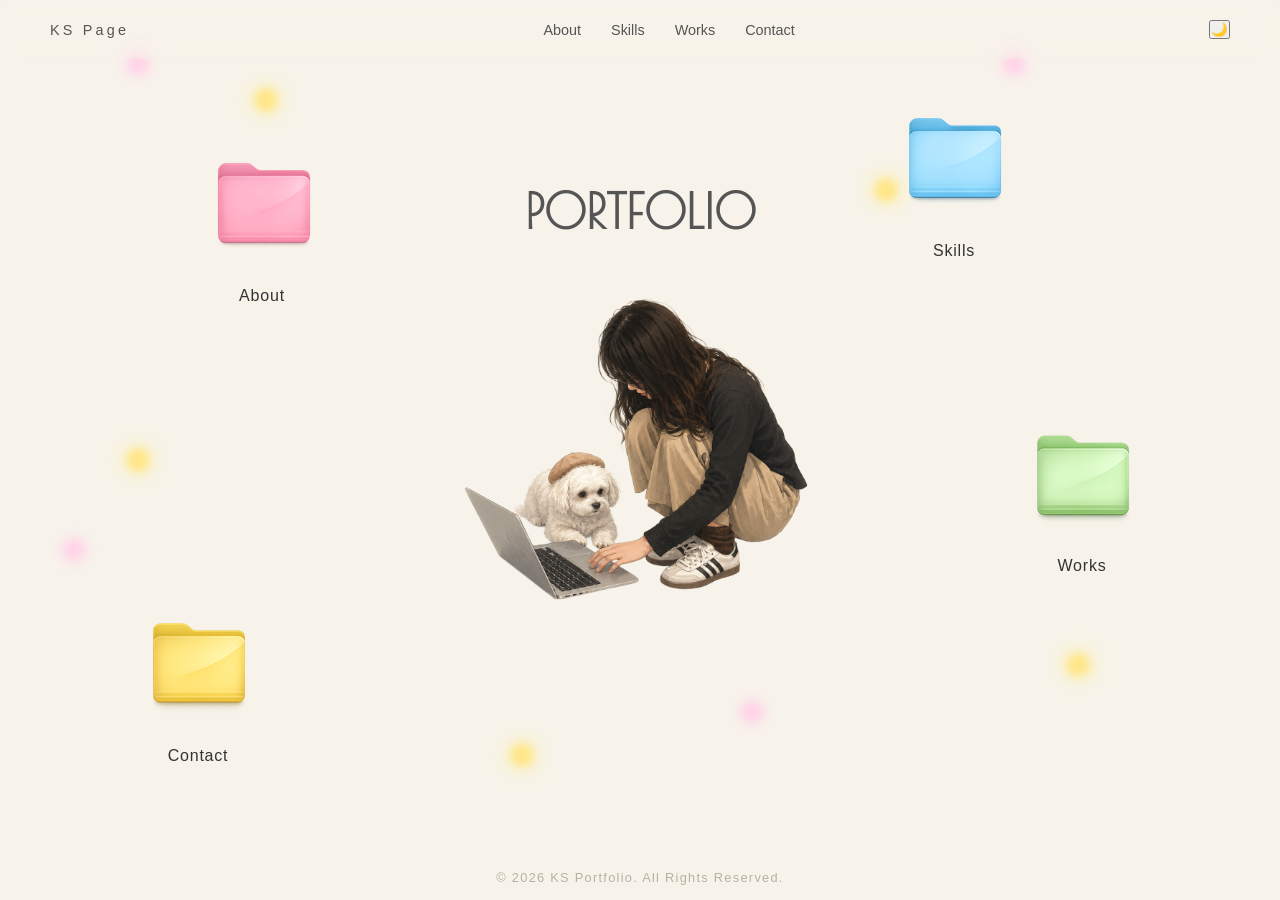
<file: index.html>
<!DOCTYPE html>
<html lang="ja">

<head>
	<meta charset="UTF-8">
	<meta name="viewport" content="width=device-width, initial-scale=1.0">
	<title>Home | KS Portfolio</title>
	<link rel="preconnect" href="https://fonts.googleapis.com">
	<link rel="preconnect" href="https://fonts.gstatic.com" crossorigin>
	<link href="https://fonts.googleapis.com/css2?family=Poiret+One&display=swap" rel="stylesheet">

	<link rel="icon" href="images/favicon.png" type="image/png">

	<link rel="stylesheet" href="css/style.css">

</head>

<body>

	<header>
		<h1><a href="index.html">KS Page</a></h1>
		<nav>
			<ul>
				<li><a href="about.html">About</a></li>
				<li><a href="skills.html">Skills</a></li>
				<li><a href="works.html">Works</a></li>
				<li><a href="contact.html">Contact</a></li>
			</ul>
		</nav>

		<button id="theme-toggle">🌙</button>
	</header>
	<main class="desktop">
		<!-- 	黄色きらきら -->
		<div class="sparkle s1"></div>
		<div class="sparkle s2"></div>
		<div class="sparkle s3"></div>
		<div class="sparkle s4"></div>
		<div class="sparkle s5"></div>
		<!-- ピンクきらきら -->
		<div class="sparkle pink p1"></div>
		<div class="sparkle pink p2"></div>
		<div class="sparkle pink p3"></div>
		<div class="sparkle pink p4"></div>

		<!-- フォルダ -->
		<a href="about.html" class="folder about">
			<img src="images/pink.png" alt="Aboutへのページ">
			<p>About</p>
		</a>

		<a href="skills.html" class="folder skills">
			<img src="images/blue.png" alt="skillsへのページ">
			<p>Skills</p>
		</a>

		<a href="works.html" class="folder works">
			<img src="images/green.png" alt="Worksへのページ">
			<p>Works</p>
		</a>

		<a href="contact.html" class="folder contact">
			<img src="images/yellow.png" alt="Contactへのページ">
			<p>Contact</p>
		</a>

		<!-- メイン写真 -->
		<div class="profile">

			<div class="portfolio-title">
				PORTFOLIO
			</div>
			<img src="images/profile.png" alt="KS Portfolioのプロフィールイメージ">
		</div>
	</main>

	<footer>
		<p>&copy; 2026 KS Portfolio. All Rights Reserved.</p>
	</footer>
	<script src="js/theme.js"></script>
</body>

</html>
</file>
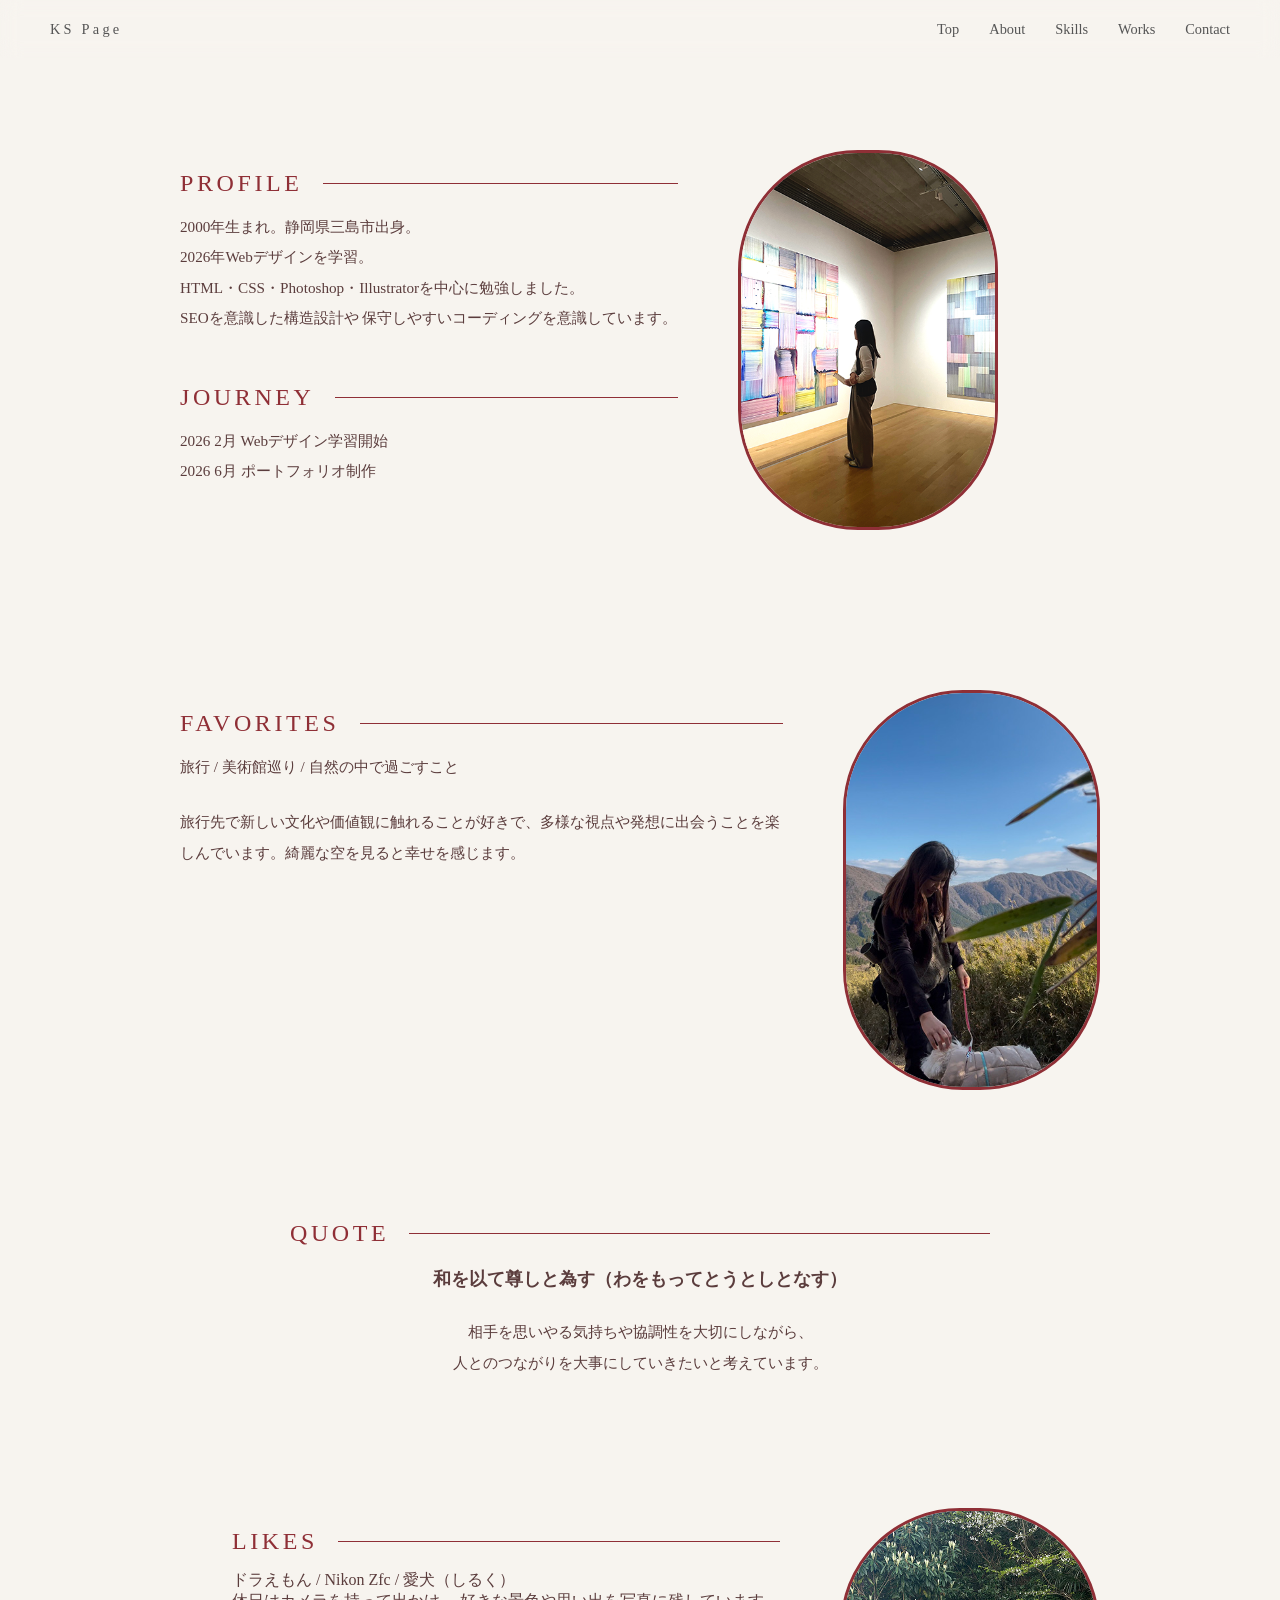
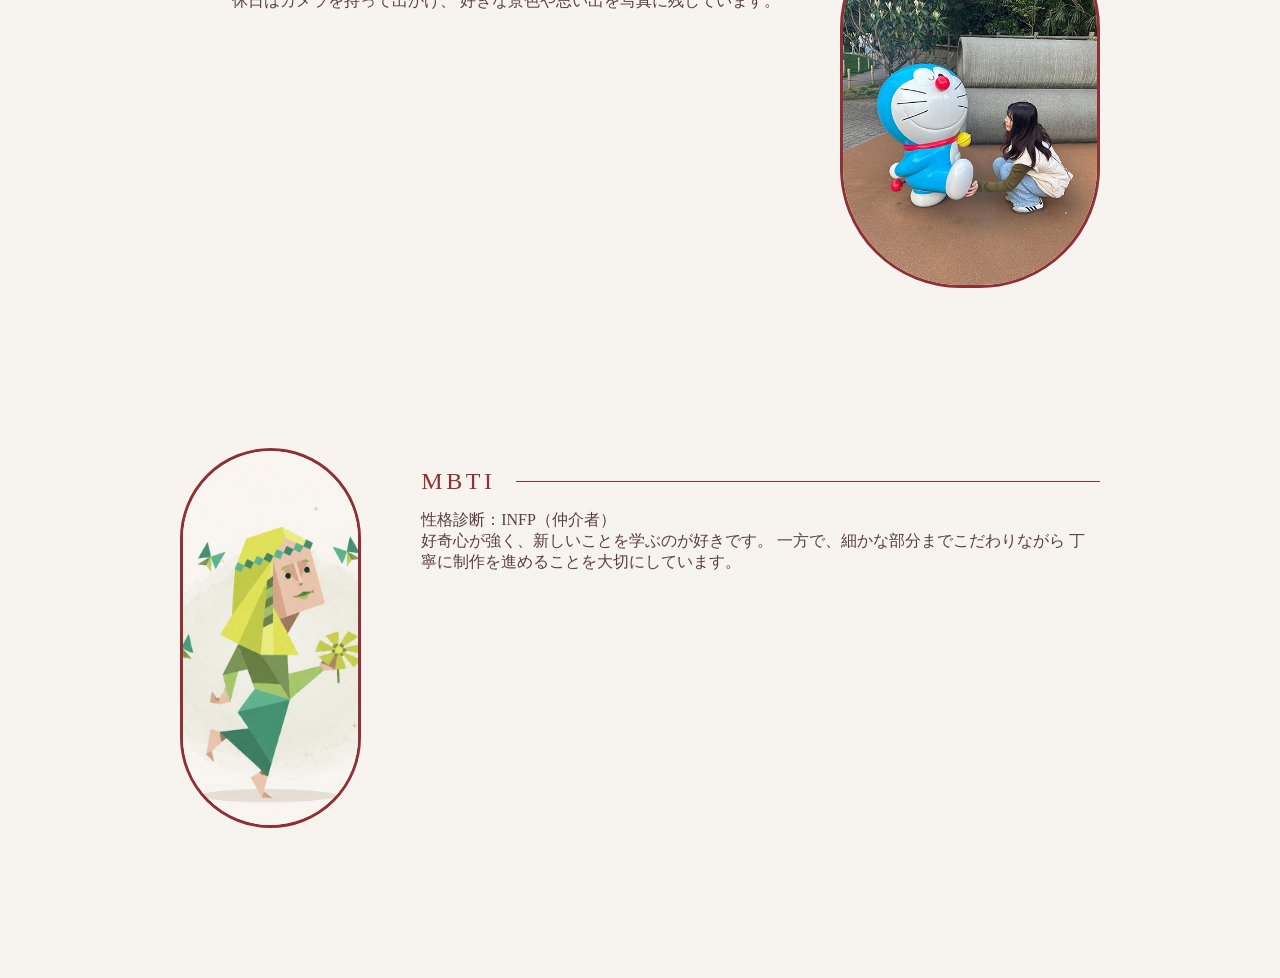
<file: about.html>
<!DOCTYPE html>
<html lang="ja">

<head>
	<meta charset="UTF-8">
	<meta name="viewport" content="width=device-width, initial-scale=1.0">
	<title>About | KS Portfolio</title>
	<link rel="icon" href="images/favicon.png" type="image/png">

	<link rel="stylesheet" href="css/style.css">
	<link rel="stylesheet" href="css/about.css">
</head>

<body>
	<header>
		<h1><a href="index.html">KS Page</a></h1>
		<nav>
			<ul>
				<li><a href="index.html">Top</a></li>
				<li><a href="about.html">About</a></li>
				<li><a href="skills.html">Skills</a></li>
				<li><a href="works.html">Works</a></li>
				<li><a href="contact.html">Contact</a></li>
			</ul>
		</nav>
	</header>
	<section class="about-area">

		<div class="memo">


			<div class="profile-block fade-up">

				<div class="text">

					<h2 class="section-title">PROFILE</h2>
					<p>
						2000年生まれ。静岡県三島市出身。<br>
						2026年Webデザインを学習。<br>
						HTML・CSS・Photoshop・Illustratorを中心に勉強しました。<br>
						SEOを意識した構造設計や
						保守しやすいコーディングを意識しています。
					</p>

					<h2 class="section-title">JOURNEY</h2>
					<p>
						2026 2月 Webデザイン学習開始<br>
						2026 6月 ポートフォリオ制作
					</p>

				</div>

				<div class="about-photo">
					<img src="images/kae.png" alt="プロフィール写真">
				</div>

			</div>
			<div class="profile-block fade-up">
				<div class="text">
					<h2 class="section-title">FAVORITES</h2>
					<p>
						旅行 / 美術館巡り / 自然の中で過ごすこと
					</p>
					<p>旅行先で新しい文化や価値観に触れることが好きで、多様な視点や発想に出会うことを楽しんでいます。綺麗な空を見ると幸せを感じます。</p>
				</div>
				<div class="hobby-photo right slide-photo favorite-photo">
					<img src="images/mountain.jpg" alt="旅行写真1">
					<img src="images/lake.jpg" alt="旅行写真2">
					<img src="images/florida.jpg" alt="旅行写真3">

				</div>
			</div>

			<div class="words-block fade-up">

				<h2 class="section-title">QUOTE</h2>
				<p>
					和を以て尊しと為す（わをもってとうとしとなす）
				</p>
				<p>
					相手を思いやる気持ちや協調性を大切にしながら、<br>
					人とのつながりを大事にしていきたいと考えています。
				</p>

			</div>

		</div>

		<div class="profile-block reverse fade-up">

			<div class="hobby-photo slide-photo">
				<img src="images/dora.jpg" alt="photo1">
				<img src="images/flight.jpg" alt="photo2">
				<img src="images/cilk.jpg" alt="photo3">
			</div>

			<div class="text">
				<h2 class="section-title">LIKES</h2>
				<p>ドラえもん / Nikon Zfc / 愛犬（しるく）</p>
				<p>
					休日はカメラを持って出かけ、
					好きな景色や思い出を写真に残しています。
				</p>
			</div>

		</div>
		<div class="profile-block reverse fade-up">

			<div class="text">
				<h2 class="section-title">MBTI</h2>
				<p>
					性格診断：INFP（仲介者）
				</p>
				<p>
					好奇心が強く、新しいことを学ぶのが好きです。
					一方で、細かな部分までこだわりながら
					丁寧に制作を進めることを大切にしています。
				</p>
			</div>
			<div class="hobby-photo right">
				<img src="images/infp01.jpg" alt="性格診断">
			</div>
		</div>
	</section>

	<script>
		const fadeElements = document.querySelectorAll('.fade-up');

		const observer = new IntersectionObserver((entries) => {
			entries.forEach((entry) => {
				if (entry.isIntersecting) {
					entry.target.classList.add('show');
				}
			});
		}, {
			threshold: 0.2
		});

		fadeElements.forEach((el) => observer.observe(el));
	</script>
</body>

</html>
</file>
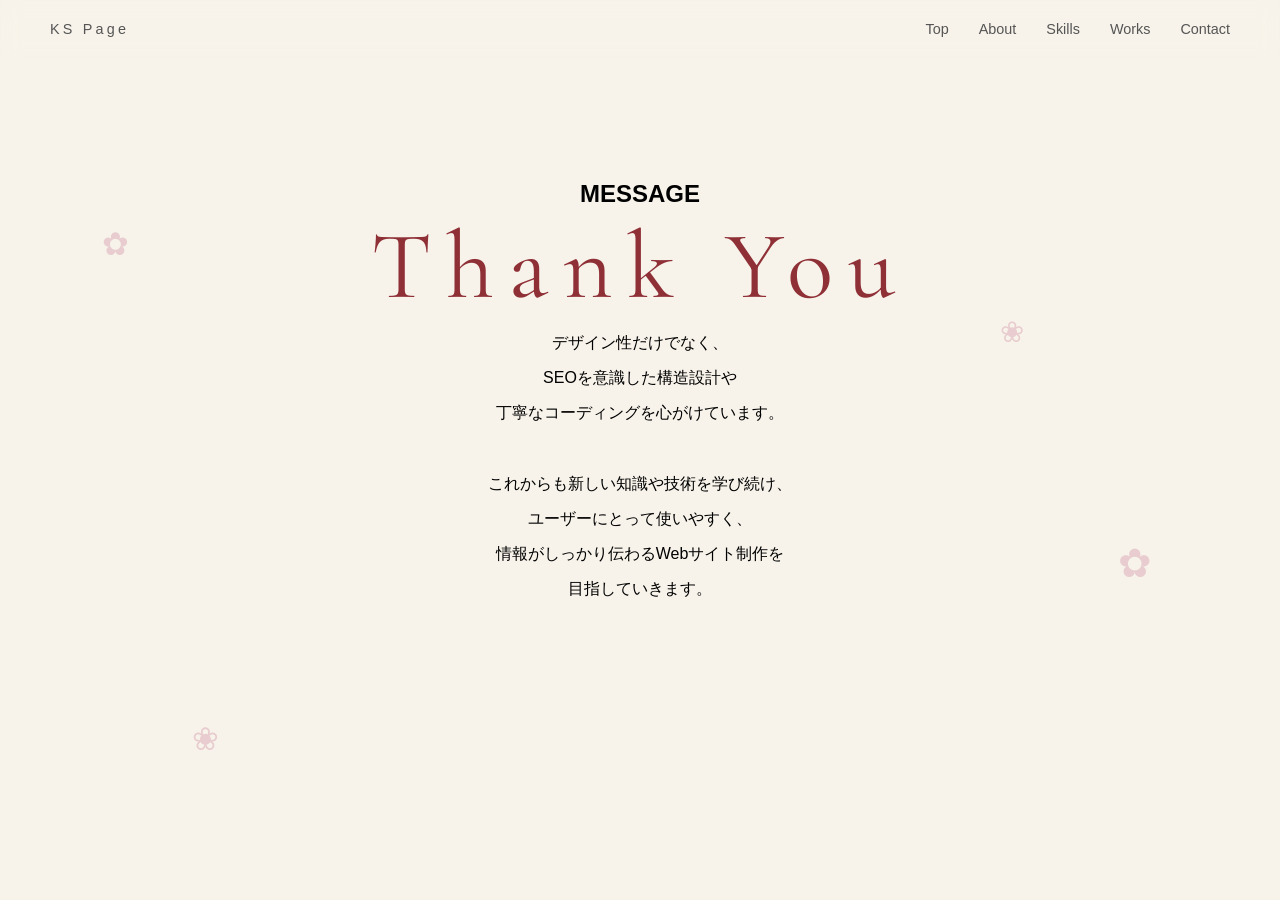
<file: contact.html>
<!DOCTYPE html>
<html lang="ja">

<head>
	<meta charset="UTF-8">
	<meta name="viewport" content="width=device-width, initial-scale=1.0">
	<title>Contact | KS Portfolio</title>

	<link rel="icon" href="images/favicon.png" type="image/png">

	<link rel="stylesheet" href="css/style.css">
	<link rel="stylesheet" href="css/contact.css">

	<link rel="preconnect" href="https://fonts.googleapis.com">
	<link rel="preconnect" href="https://fonts.gstatic.com" crossorigin>
	<link href="https://fonts.googleapis.com/css2?family=Cormorant+Garamond:wght@300&display=swap" rel="stylesheet">
</head>

<body>
	<header>
		<h1><a href="index.html">KS Page</a></h1>
		<nav>
			<ul>
				<li><a href="index.html">Top</a></li>
				<li><a href="about.html">About</a></li>
				<li><a href="skills.html">Skills</a></li>
				<li><a href="works.html">Works</a></li>
				<li><a href="contact.html">Contact</a></li>
			</ul>
		</nav>
	</header>

	<!-- 花 -->
	<div class="flower flower1">✿</div>
	<div class="flower flower2">✿</div>
	<div class="flower flower3">❀</div>
	<div class="flower flower4">❀</div>
	<section class="contact-area">

		<h2 class="section-title">MESSAGE</h2>

		<p class="thank-you">
			Thank You
		</p>


		<p class="future-text">
			デザイン性だけでなく、<br>
			SEOを意識した構造設計や<br>
			丁寧なコーディングを心がけています。<br><br>

			これからも新しい知識や技術を学び続け、<br>
			ユーザーにとって使いやすく、<br>
			情報がしっかり伝わるWebサイト制作を<br>
			目指していきます。
		</p>

	</section>
</body>

</html>
</file>
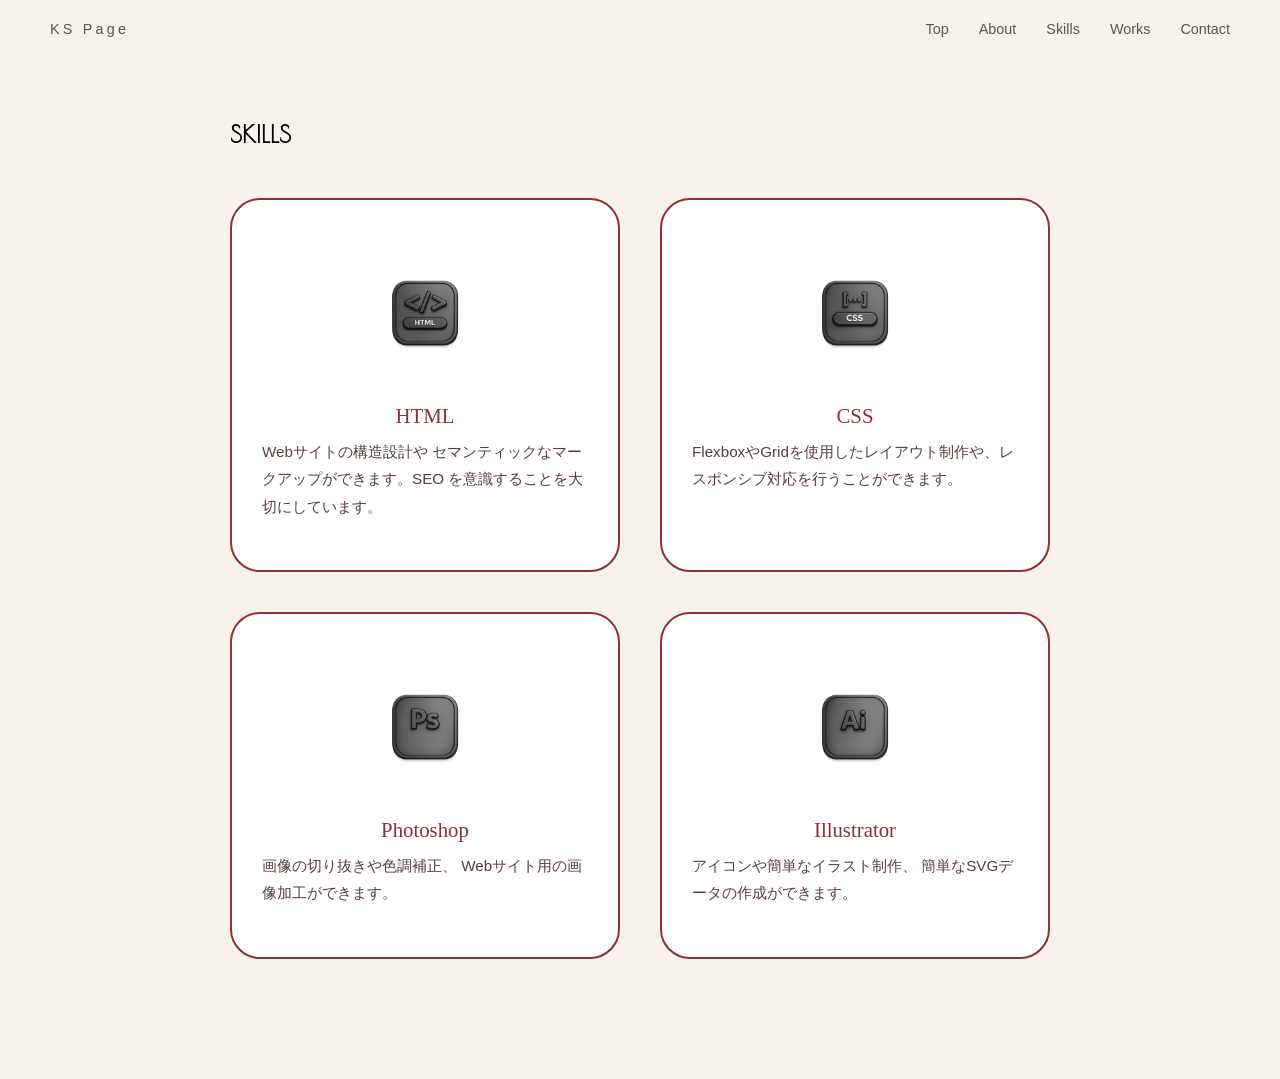
<file: skills.html>
<!DOCTYPE html>
<html lang="ja">

<head>
	<meta charset="UTF-8">
	<meta name="viewport" content="width=device-width, initial-scale=1.0">
	<title>Skills | KS Portfolio</title>
	<link rel="icon" href="images/favicon.png" type="image/png">

	<link rel="stylesheet" href="css/style.css">
	<link rel="stylesheet" href="css/skills.css">
	<link href="https://fonts.googleapis.com/css2?family=Poiret+One&display=swap" rel="stylesheet">
</head>

<body>
	<header>
		<h1><a href="index.html">KS Page</a></h1>
		<nav>
			<ul>
				<li><a href="index.html">Top</a></li>
				<li><a href="about.html">About</a></li>
				<li><a href="skills.html">Skills</a></li>
				<li><a href="works.html">Works</a></li>
				<li><a href="contact.html">Contact</a></li>
			</ul>
		</nav>
	</header>

	<section class="skills-area">

		<h2 class="section-title fade-up">SKILLS</h2>

		<div class="skill-grid">

			<div class="skill-card fade-up">
				<img src="images/html.png" alt="HTML">
				<h3>HTML</h3>

				<p>Webサイトの構造設計や
					セマンティックなマークアップができます。SEO を意識することを大切にしています。
				</p>
			</div>

			<div class="skill-card fade-up">
				<img src="images/css.png" alt="CSS">
				<h3>CSS</h3>
				<p>
					FlexboxやGridを使用したレイアウト制作や、レスポンシブ対応を行うことができます。
				</p>
			</div>

			<div class="skill-card fade-up">
				<img src="images/ps.png" alt="Photoshop">
				<h3>Photoshop</h3>
				<p>
					画像の切り抜きや色調補正、
					Webサイト用の画像加工ができます。
				</p>
			</div>

			<div class="skill-card fade-up">
				<img src="images/ai.png" alt="Illustrator">
				<h3>Illustrator</h3>
				<p>
					アイコンや簡単なイラスト制作、
					簡単なSVGデータの作成ができます。
				</p>
			</div>

		</div>

	</section>

	<script>
		const fadeElements = document.querySelectorAll('.fade-up');

		const observer = new IntersectionObserver((entries) => {
			entries.forEach((entry) => {
				if (entry.isIntersecting) {
					entry.target.classList.add('show');
				}
			});
		}, {
			threshold: 0.15
		});

		fadeElements.forEach((el) => observer.observe(el));
	</script>

</body>

</html>
</file>
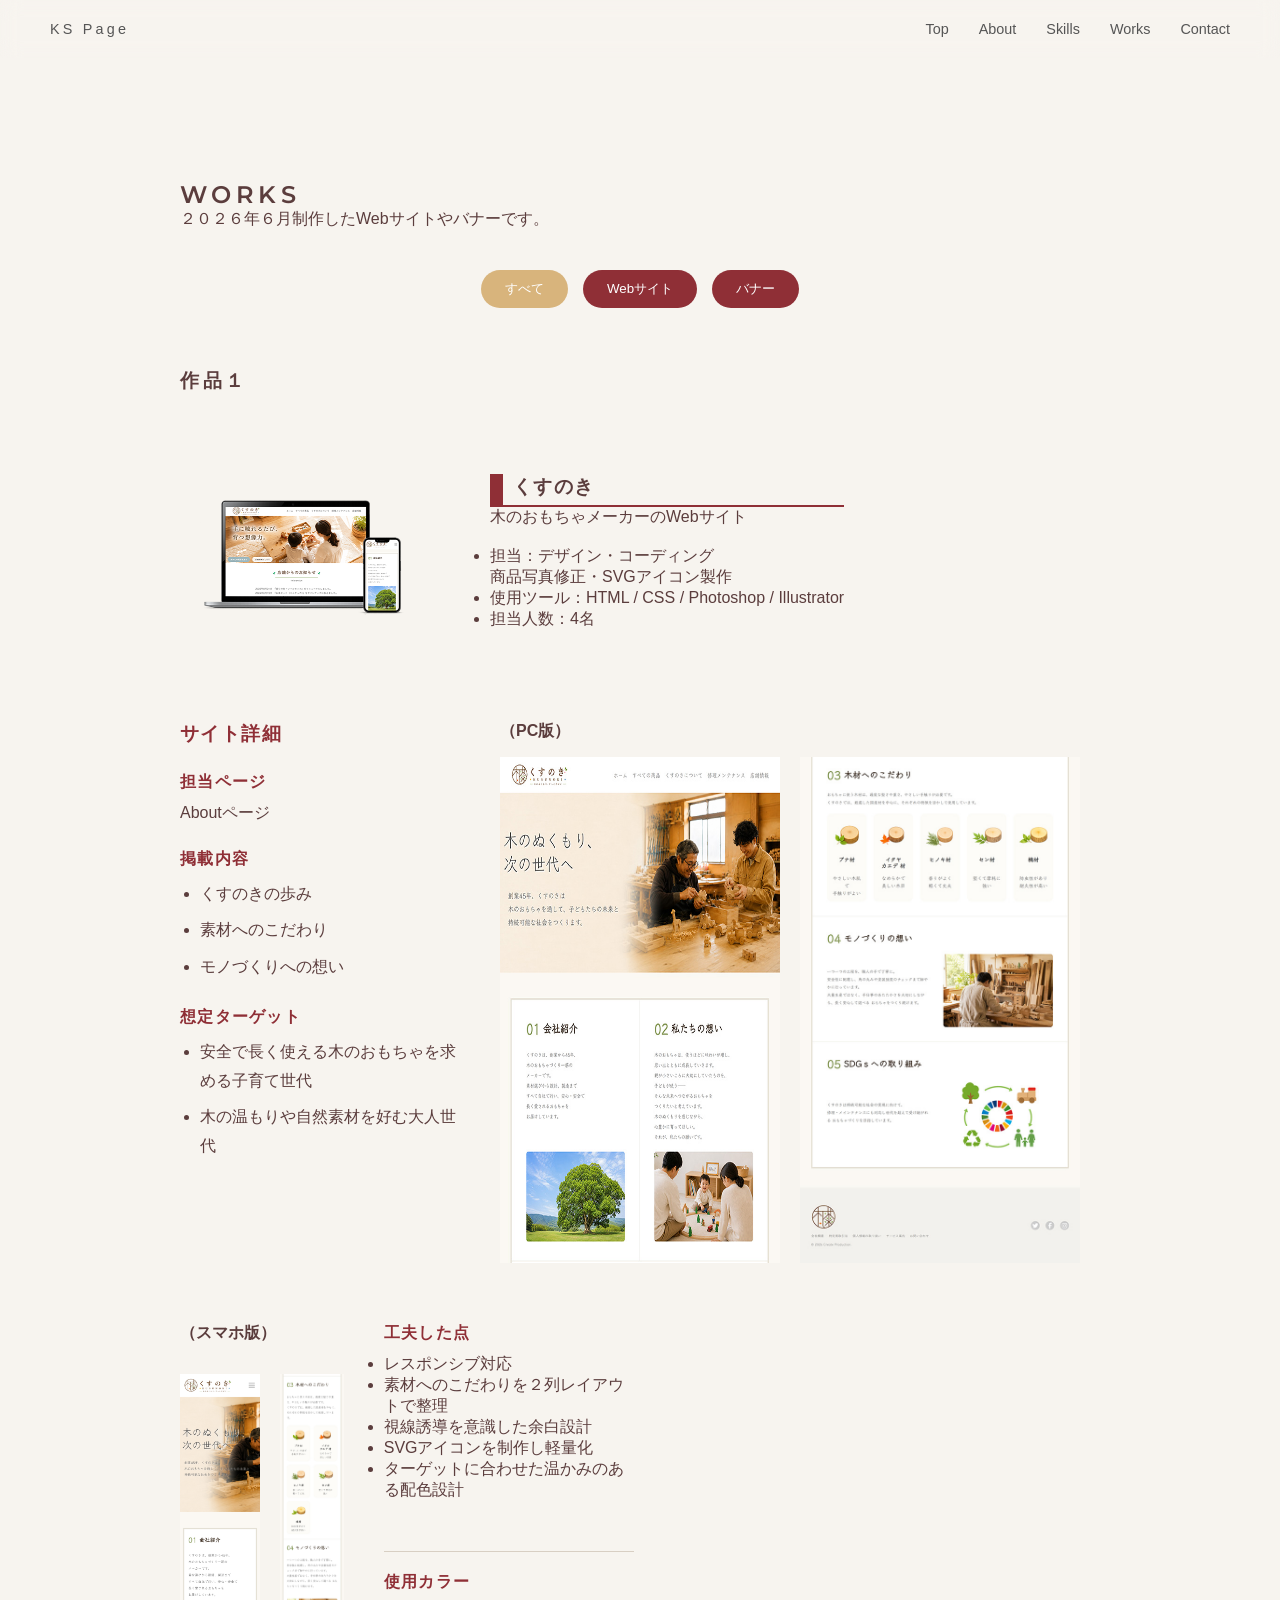
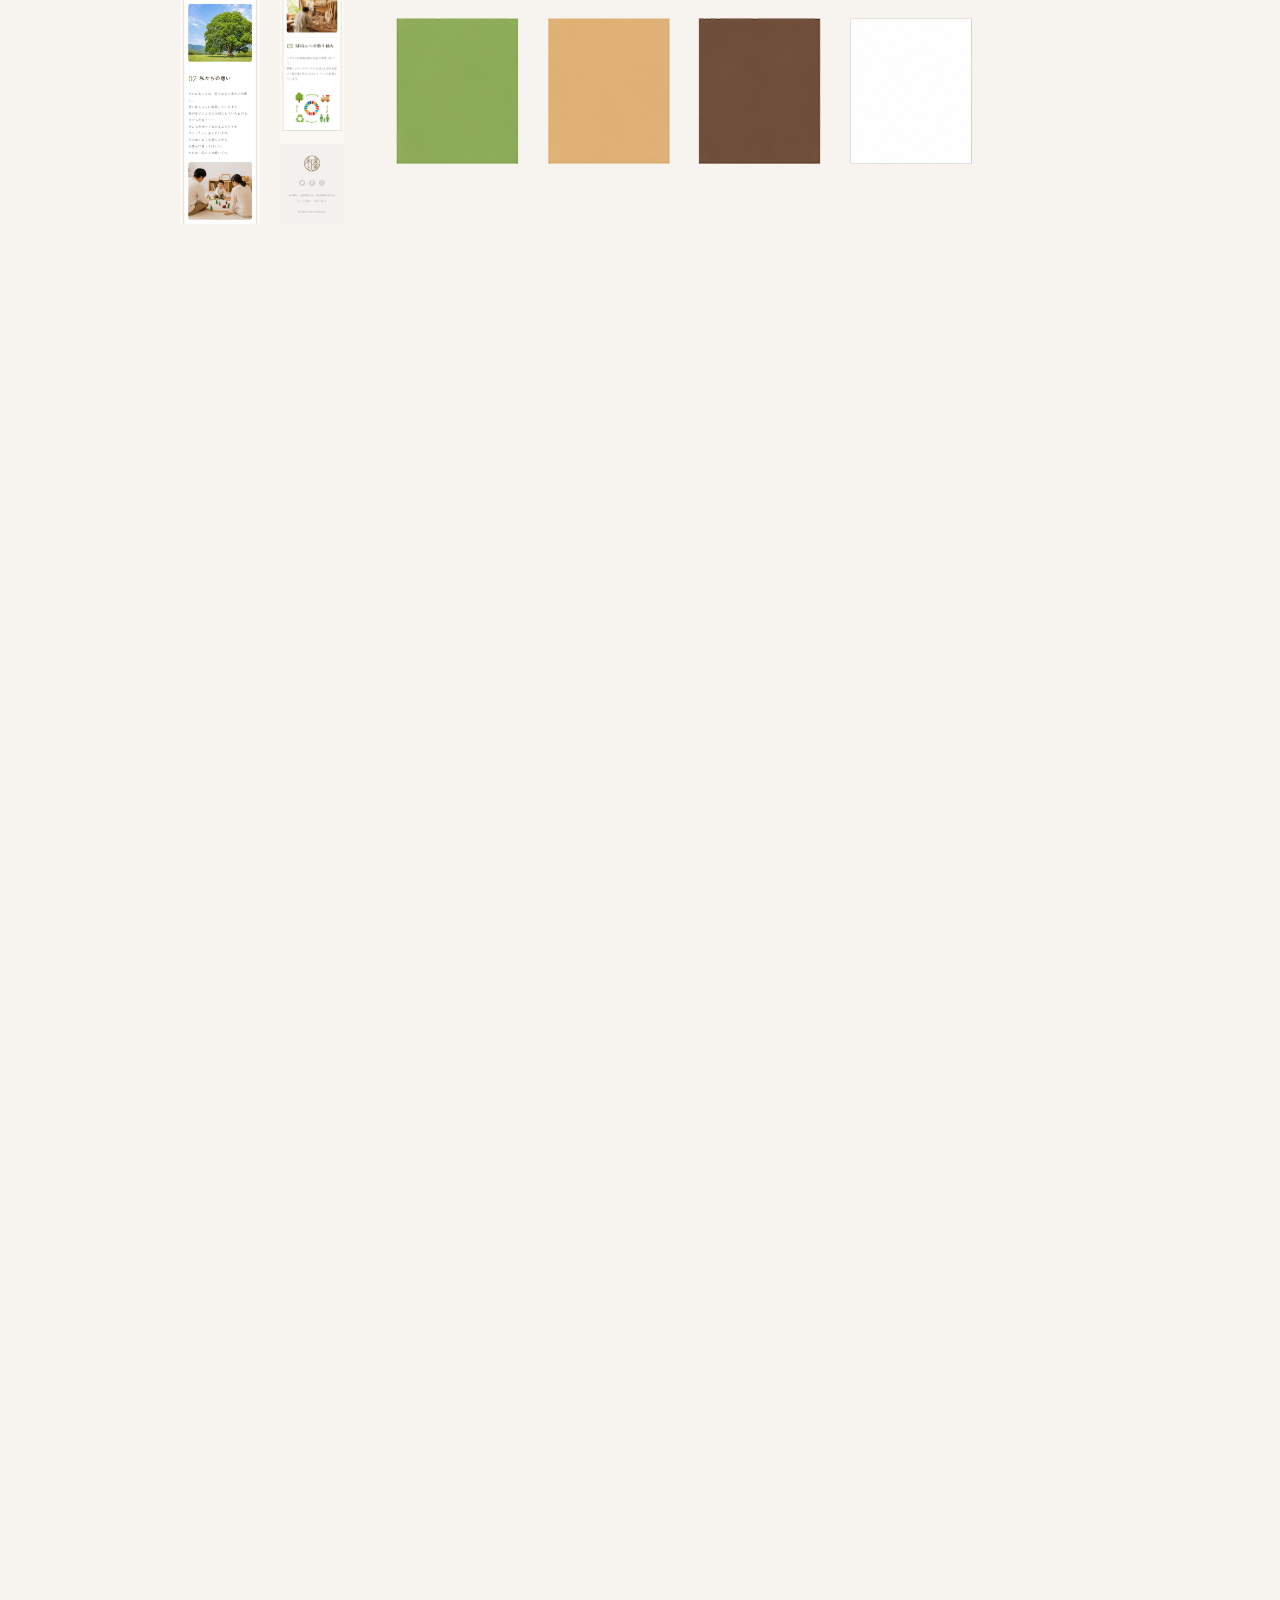
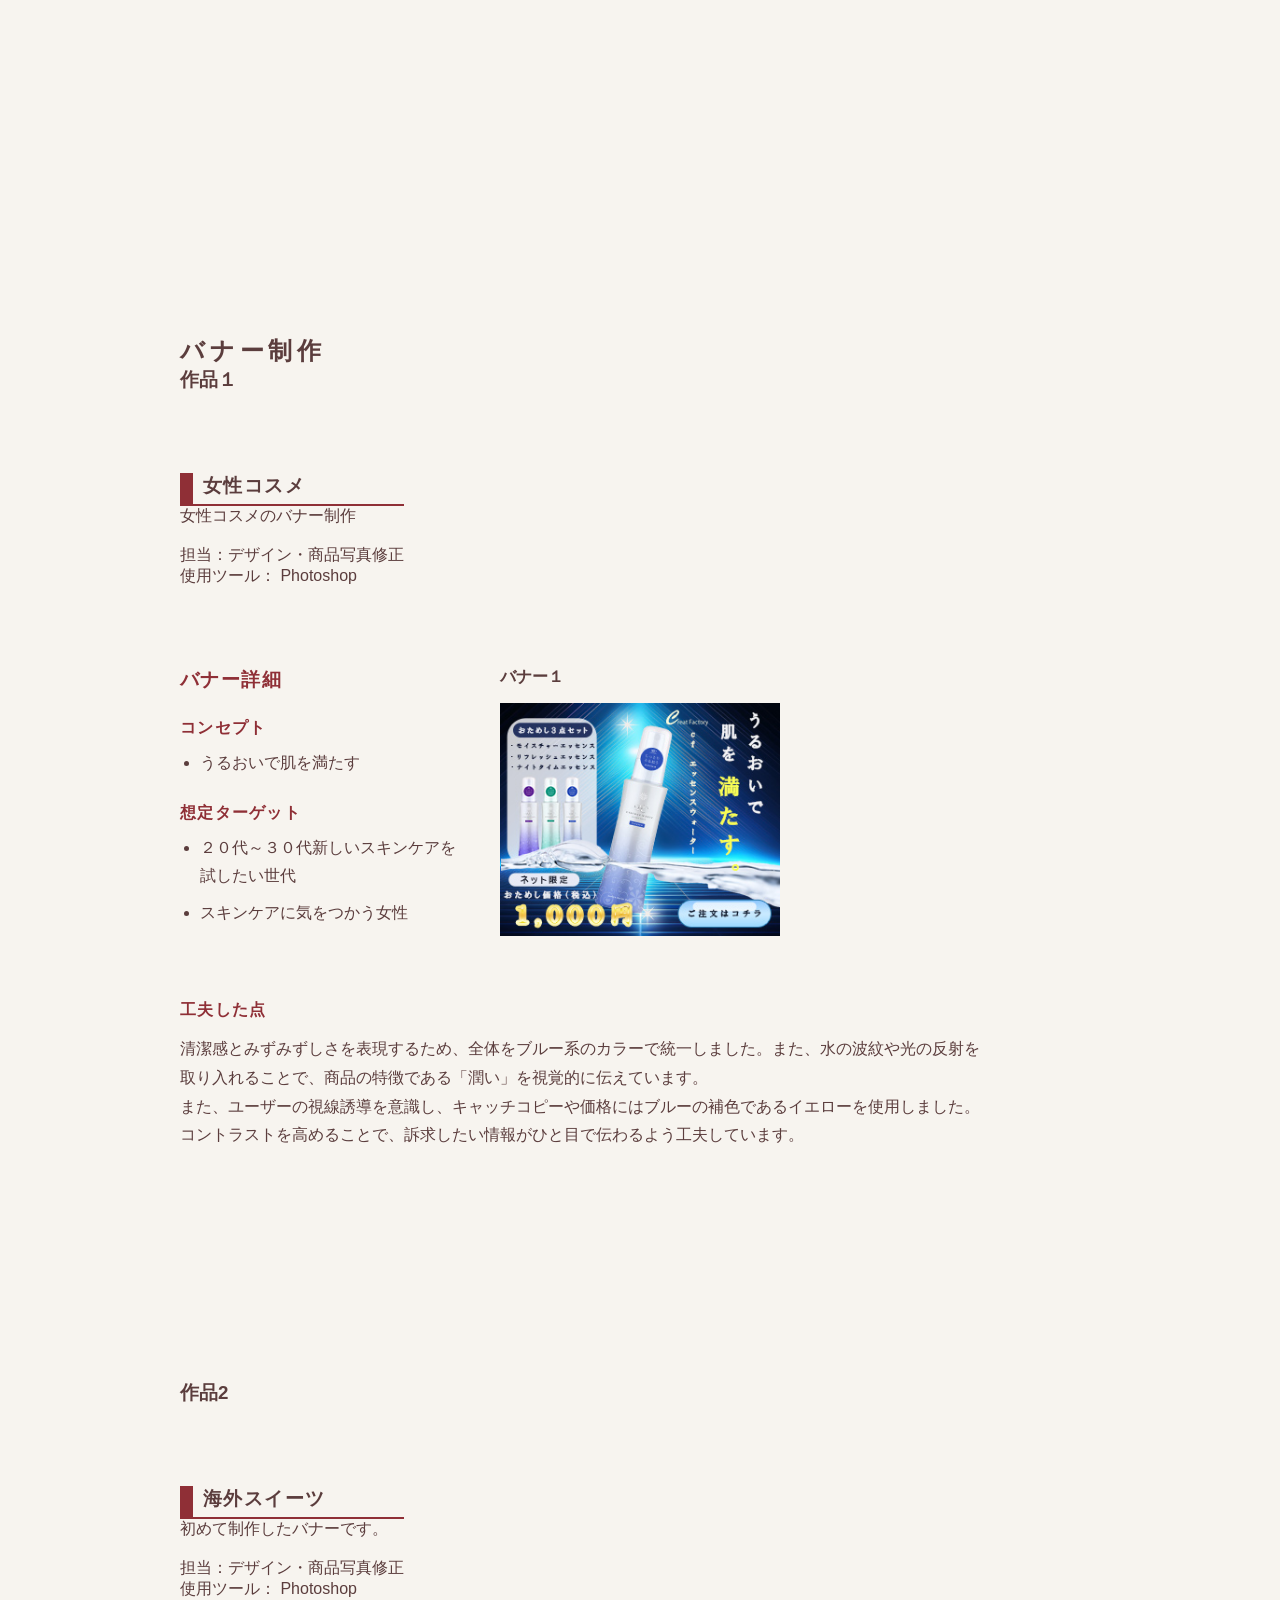
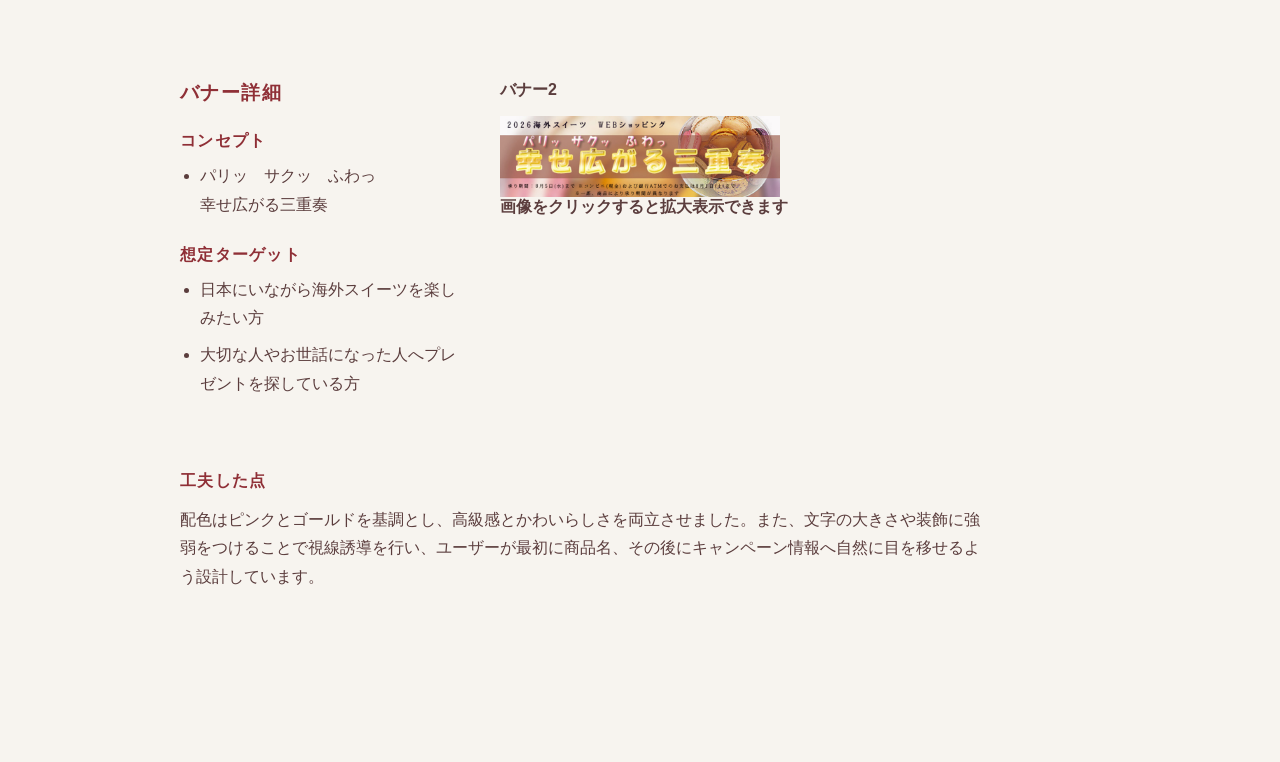
<file: works.html>
<!DOCTYPE html>
<html lang="ja">

<head>
	<meta charset="UTF-8">
	<meta name="viewport" content="width=device-width, initial-scale=1.0">
	<title>Works | KS Portfolio</title>
	<link rel="icon" href="images/favicon.png" type="image/png">

	<link rel="stylesheet" href="css/style.css">
	<link rel="stylesheet" href="css/works.css">
	<link href="https://fonts.googleapis.com/css2?family=Cormorant+Garamond:wght@500;600&display=swap" rel="stylesheet">
	<link href="https://fonts.googleapis.com/css2?family=Montserrat:wght@400;600&display=swap" rel="stylesheet">
	<link href="https://fonts.googleapis.com/css2?family=Playfair+Display:wght@500;600&display=swap" rel="stylesheet">
</head>

<body>
	<header>
		<h1><a href="index.html">KS Page</a></h1>
		<nav>
			<ul>
				<li><a href="index.html">Top</a></li>
				<li><a href="about.html">About</a></li>
				<li><a href="skills.html">Skills</a></li>
				<li><a href="works.html">Works</a></li>
				<li><a href="contact.html">Contact</a></li>
			</ul>
		</nav>
	</header>



	<section class="works-area work-item" data-category="web">

		<h2 class="section-title fade-up">WORKS</h2>


		<p class="works-intro fade-up">
			２０２６年６月制作したWebサイトやバナーです。
		</p>

		<div class="filter-buttons">
			<button data-filter="all" class="active">すべて</button>
			<button data-filter="web">Webサイト</button>
			<button data-filter="banner">バナー</button>
		</div>

		<h3 class="section-title fade-up">作品１</h3>
		<div class="work-card fade-up">

			<div class="work-image">
				<img src="images/pckusunoki.png" alt="木のおもちゃメーカー「くすのき」Webサイトのトップ画像">
			</div>

			<div class="work-text">
				<h3 class="kusunoki">くすのき</h3>
				<p>木のおもちゃメーカーのWebサイト</p>
				<br>
				<ul>
					<li>担当：デザイン・コーディング<br>商品写真修正・SVGアイコン製作</li>
					<li>使用ツール：HTML / CSS / Photoshop / Illustrator</li>
					<li>担当人数：4名</li>
				</ul>
			</div>

		</div>

		<div class="detail-area fade-up">

			<div class="detail-text">
				<h3>サイト詳細</h3>
				<h4>担当ページ</h4>
				<p>Aboutページ</p>

				<h4>掲載内容</h4>
				<ul>
					<li>くすのきの歩み</li>
					<li>素材へのこだわり</li>
					<li>モノづくりへの想い</li>
				</ul>
				<h4>想定ターゲット</h4>
				<ul>
					<li>安全で長く使える木のおもちゃを求める子育て世代</li>
					<li>木の温もりや自然素材を好む大人世代</li>
				</ul>

			</div>


			<div class="pc-area fade-up">


				<p>（PC版）</p>
				<div class="pc-preview">
					<img src="images/kusufull01.jpg" alt="PC版 Aboutページ">
					<img src="images/kusufull02.jpg" alt="PC版 Aboutページ">
				</div>


			</div>
		</div>

		<div class="mobile-area fade-up">

			<div class="mobile-preview">
				<p>（スマホ版）</p>

				<div class="site-preview">
					<img src="images/kusu01.jpg" alt="スマホ版">
					<img src="images/kusu02.jpg" alt="スマホ版">
				</div>
			</div>

			<div class="mobile-text">

				<div class="point-box fade-up">
					<h4>工夫した点</h4>
					<ul>
						<li>レスポンシブ対応</li>
						<li>素材へのこだわりを２列レイアウトで整理</li>
						<li>視線誘導を意識した余白設計</li>
						<li>SVGアイコンを制作し軽量化</li>
						<li>ターゲットに合わせた温かみのある配色設計</li>
					</ul>
				</div>

				<div class="color-box fade-up">
					<h4>使用カラー</h4>
					<img src="images/color.png" alt="使用カラー">
				</div>

			</div>
		</div>
	</section>

	<!-- section 2 -->
	<section class="works-area work-item" data-category="web">

		<h3 class="section-title fade-up">作品２</h3>

		<div class="work-card fade-up">

			<div class="work-image">
				<img src="images/pcbbath.png" alt="premiumbath">
			</div>

			<div class="work-text">
				<h3 class="kusunoki">Premiumbath</h3>
				<p>バスグッズ専門のWebサイト</p>
				<p>初めて制作したwebサイトです。</p>
				<br>
				<ul>
					<li>担当：デザイン・コーディング・ワイヤーフレーム作成<br>
						・ロゴデザイン・画像加工</li>
					<li>使用ツール：HTML / CSS / Photoshop / Illustrator</li>
					<li>担当人数：１名</li>
				</ul>
			</div>

		</div>

		<div class="detail-area">

			<div class="detail-text fade-up">
				<h3>サイト詳細</h3>


				<h4>掲載内容</h4>
				<ul>
					<li>新店舗OPENの告知</li>
					<li>天然素材のこだわり</li>
					<li>キャンペーンの告知</li>
				</ul>
				<h4>想定ターゲット</h4>
				<ul>
					<li>２０代後半～３０代忙しい日々を過ごす女性</li>
					<li>自然派素材にこだわりのある女性</li>
				</ul>
				<h4>コンセプト</h4>
				<ul>
					<li>香りのぬくもり、整う自分</li>
					<li>やさしさに浸る小さなご褒美</li>
				</ul>

			</div>


			<div class="pc-area fade-up">


				<p>（PC版）</p>
				<div class="pc-preview">
					<img src="images/bath1.jpg" alt="PC版">
					<img src="images/bath2.jpg" alt="PC版">
					<img src="images/bath3.jpg" alt="PC版">
				</div>


			</div>
		</div>

		<br>
		<div class="color-box fade-up">
			<h4>使用カラー</h4>
			<img src="images/color02.png" alt="使用カラー">
		</div>

	</section>
	<!-- 03 女性コスメ-->
	<section class="works-area work-item" data-category="banner">

		<h2 class="section-title fade-up">バナー制作</h2>




		<h3 class="section-subtitle fade-up">作品１</h3>
		<div class="work-card fade-up">


			<div class="work-text fade-up">
				<h3 class="kusunoki">女性コスメ</h3>
				<p>女性コスメのバナー制作</p>
				<br>
				<p>担当：デザイン・商品写真修正</p>
				<p>使用ツール： Photoshop</p>


			</div>

		</div>

		<div class="detail-area fade-up">

			<div class="detail-text">
				<h3>バナー詳細</h3>


				<h4>コンセプト</h4>
				<ul>
					<li>うるおいで肌を満たす
					</li>
				</ul>
				<h4>想定ターゲット</h4>
				<ul>
					<li>２０代～３０代新しいスキンケアを試したい世代</li>
					<li>スキンケアに気をつかう女性</li>
				</ul>

			</div>


			<div class="pc-area fade-up">


				<p>バナー１</p>
				<div class="pc-preview">
					<img src="images/kosume.jpg" alt="女性コスメ" class="modal-open">

				</div>


			</div>
		</div>

		<div class="mobile-area fade-up">



			<div class="mobile-text banner-text">

				<div class="point-box">
					<h4>工夫した点</h4>
					<p>清潔感とみずみずしさを表現するため、全体をブルー系のカラーで統一しました。また、水の波紋や光の反射を取り入れることで、商品の特徴である「潤い」を視覚的に伝えています。
					</p>
					<p>また、ユーザーの視線誘導を意識し、キャッチコピーや価格にはブルーの補色であるイエローを使用しました。コントラストを高めることで、訴求したい情報がひと目で伝わるよう工夫しています。</p>
				</div>



			</div>
		</div>



	</section>

	<!-- 04 お菓子-->
	<section class="works-area work-item" data-category="banner">

		<h3 class="section-subtitle fade-up">作品2</h3>
		<div class="work-card">


			<div class="work-text fade-up">
				<h3 class="kusunoki">海外スイーツ</h3>
				<p>初めて制作したバナーです。</p>
				<br>
				<p>担当：デザイン・商品写真修正</p>
				<p>使用ツール： Photoshop</p>
			</div>

		</div>

		<div class="detail-area fade-up">

			<div class="detail-text">
				<h3>バナー詳細</h3>


				<h4>コンセプト</h4>
				<ul>
					<li>パリッ　サクッ　ふわっ　<br>
						幸せ広がる三重奏
					</li>
				</ul>
				<h4>想定ターゲット</h4>
				<ul>
					<li>日本にいながら海外スイーツを楽しみたい方</li>
					<li>大切な人やお世話になった人へプレゼントを探している方</li>
				</ul>

			</div>


			<div class="pc-area">


				<p>バナー2</p>
				<div class="pc-preview">
					<img src="images/sweetstwo1.jpg" alt="海外スイーツ" class="modal-open">

				</div>
				<p class="click-note">画像をクリックすると拡大表示できます</p>

			</div>
		</div>

		<div class="mobile-area fade-up">



			<div class="mobile-text banner-text">

				<div class="point-box">
					<h4>工夫した点</h4>
					<p>配色はピンクとゴールドを基調とし、高級感とかわいらしさを両立させました。また、文字の大きさや装飾に強弱をつけることで視線誘導を行い、ユーザーが最初に商品名、その後にキャンペーン情報へ自然に目を移せるよう設計しています。
					</p>

				</div>



			</div>
		</div>
	</section>



	<div id="modal">
		<span id="close">&times;</span>
		<img id="modal-img">
	</div>
	<script>
		const modal = document.getElementById('modal');
		const modalImg = document.getElementById('modal-img');
		const closeBtn = document.getElementById('close');

		document.querySelectorAll('.modal-open').forEach(img => {
			img.addEventListener('click', () => {
				modal.style.display = 'flex';
				modalImg.src = img.src;
			});
		});

		closeBtn.addEventListener('click', () => {
			modal.style.display = 'none';
		});

		modal.addEventListener('click', (e) => {
			if (e.target === modal) {
				modal.style.display = 'none';
			}
		});

		const fadeElements = document.querySelectorAll('.fade-up');

		const observer = new IntersectionObserver((entries) => {
			entries.forEach((entry) => {
				if (entry.isIntersecting) {
					entry.target.classList.add('show');
				}
			});
		}, {
			threshold: 0.15
		});

		fadeElements.forEach((el) => observer.observe(el));

		const filterButtons = document.querySelectorAll('.filter-buttons button');
		const works = document.querySelectorAll('.work-item');

		filterButtons.forEach(button => {
			button.addEventListener('click', () => {

				filterButtons.forEach(btn => btn.classList.remove('active'));
				button.classList.add('active');

				const filter = button.dataset.filter;

				works.forEach(work => {
					if (
						filter === 'all' ||
						work.dataset.category === filter
					) {
						work.style.display = 'block';
					} else {
						work.style.display = 'none';
					}
				});

			});
		});
	</script>
</body>

</html>
</file>
<file: css/style.css>
@charset "utf-8";

/* リセット */

* {
	margin: 0;
	padding: 0;
	box-sizing: border-box;
}

/* ヘッダー */

header {
	position: fixed;
	top: 0;
	left: 0;
	width: 100%;
	padding: 20px 50px;

	display: flex;
	justify-content: space-between;
	align-items: center;
	backdrop-filter: blur(10px);
	z-index: 100;
}

header h1 {
	font-size: 1rem;
	font-weight: normal;
	letter-spacing: .2em;
	color: #555;
}

header ul {
	display: flex;
	gap: 30px;
	list-style: none;
}

header a {
	text-decoration: none;
	font-size: .9rem;
	transition: .3s;
}


header a:link {
	color: #555;
}

header a:visited {
	color: #6f6a66;
}

header a:hover {
	color: #8f2f36;
}

/* ナビゲーション */

nav ul li a {
	position: relative;
	z-index: 1;
}

nav ul li a::after {
	content: "";
	position: absolute;

	width: 28px;
	height: 28px;

	background: url("../images/pink-cosmos.png") center/contain no-repeat;

	left: 50%;
	top: 75%;

	opacity: 0;
	transform: translate(-50%, -50%) scale(0.5);

	transition: all 0.4s ease;

	z-index: -1;
	pointer-events: none;
}

nav ul li a:hover::after {
	opacity: 0.7;
	transform: translate(-50%, -50%) scale(1);
}

/* KS Page */

header h1 a {
	position: relative;
	display: inline-block;
	z-index: 1;
}

header h1 a::after {
	content: "";
	position: absolute;

	width: 30px;
	height: 30px;

	background: url("../images/sakura.png") center/contain no-repeat;

	left: 50%;
	top: 65%;

	opacity: 0;
	transform: translate(-50%, -50%) scale(0.5);

	transition: all 0.4s ease;

	pointer-events: none;
	z-index: -1;
}



header h1 a:hover::after {
	opacity: 0.7;
	transform: translate(-50%, -50%) scale(1);
}



body {
	background-color: #f7f3ea;
	font-family: sans-serif;
}

.desktop {
	position: relative;
	width: 100%;
	height: 100vh;
	min-height: 100vh;
	overflow: hidden;
}

/* フォルダー */
.folder {
	position: absolute;
	text-align: center;
	text-decoration: none;
	color: #333;
	transition: .3s;
}

.folder img {
	width: 140px;
}

.folder:hover {
	transform: scale(1.1);
}

.folder p {
	margin-top: 8px;
	font-size: 1rem;
	font-weight: 500;
	letter-spacing: .05em;
}

.about {
	top: 15%;
	left: 15%;
}

.skills {
	top: 10%;
	right: 20%;
}

.works {
	top: 45%;
	right: 10%;
}

.contact {
	bottom: 15%;
	left: 10%;
}

/* キラキラ */

.sparkle {
	position: absolute;
	width: 20px;
	height: 20px;
	border-radius: 50%;
	background: #ffe68a;
	box-shadow:
		0 0 10px #FFE68A,
		0 0 20px #FFE68A,
		0 0 30px #FFF4C4;

	filter: blur(3px);

	animation: twinkle 4s infinite;
}

.s1 {
	top: 10%;
	left: 20%;
}

.s2 {
	top: 20%;
	right: 30%;
}

.s3 {
	top: 50%;
	left: 10%;
}

.s4 {
	bottom: 25%;
	right: 15%;
}

.s5 {
	bottom: 15%;
	left: 40%;
}

.pink {
	background: #ffd6e7;
	box-shadow:
		0 0 10px #ffd6e7,
		0 0 20px #ffd6e7,
		0 0 30px #fff0f5;
}

.p1 {
	top: 6%;
	right: 20%;
}

.p2 {
	top: 6%;
	left: 10%;
}

.p3 {
	top: 60%;
	left: 5%;
}

.p4 {
	top: 78%;
	left: 58%;
}

/* 	トプ画 */
.profile {
	position: absolute;
	left: 50%;
	top: 50%;
	transform: translate(-50%, -50%);
}

.profile img {
	width: 450px;
}

.portfolio-title {
	position: absolute;
	top: -40px;
	left: 50%;
	transform: translateX(-50%);
	font-family: 'Poiret One', cursive;
	font-size: 3rem;
	font-weight: bold;
	color: #555;
}

/* フッター */

footer {
	position: fixed;
	bottom: 15px;
	left: 0;
	width: 100%;

	text-align: center;

	font-size: 0.8rem;
	letter-spacing: 0.1em;
	color: #b8b0a5;
}

@keyframes twinkle {

	0%,
	100% {
		opacity: .2;
		transform: scale(.8);
	}

	50% {
		opacity: 1;
		transform: scale(1.4);
	}
}

/*ダークモード対応 */


body.dark-mode {
	background-color: #2b2520;
	color: #f5ede3;
}

body.dark-mode header h1,
body.dark-mode header a {
	color: #f5ede3;
}

body.dark-mode .portfolio-title,
body.dark-mode .folder,
body.dark-mode footer {
	color: #f5ede3;
}

body.dark-mode .folder img {
	filter: drop-shadow(0 0 15px rgba(255, 255, 255, .4));
}

body {
	transition: 0.5s;
}

/* =========================
   タブレット対応
========================= */
@media screen and (max-width: 1024px) {

	.profile img {
		width: 350px;
	}

	.portfolio-title {
		font-size: 2.5rem;
	}
}

/* =========================
   スマホ対応
========================= */
@media screen and (max-width: 768px) {

	/* 全体レイアウト */
	.desktop {
		height: auto;
		min-height: 100vh;
		overflow: visible;
		display: flex;
		flex-direction: column;
		align-items: center;
		padding: 120px 20px 80px;
		gap: 25px;
	}

	/* ヘッダー */
	header {
		padding: 15px 20px;
		flex-direction: column;
		gap: 10px;
	}

	header ul {
		gap: 15px;
		flex-wrap: wrap;
		justify-content: center;
	}

	/* フォルダ（縦並び） */
	.folder {
		position: static;
		margin-bottom: 20px;
	}

	.folder img {
		width: 120px;
	}

	/* 中央プロフィール */
	.profile {
		position: static;
		transform: none;
		order: -1;
		margin: 20px 0;
		text-align: center;
	}

	.profile img {
		width: 260px;
	}

	/* タイトル */
	.portfolio-title {
		position: static;
		transform: none;
		font-size: 2rem;
		margin-bottom: 10px;
		text-align: center;
	}

	/* キラキラ非表示 */
	.sparkle {
		display: none;
	}

	/* フッター */
	footer {
		position: static;
		padding: 20px 0;
		text-align: center;
	}
}


.portfolio-title {
	animation: fadeIn 2s ease;
}

@keyframes fadeIn {
	from {
		opacity: 0;
	}

	to {
		opacity: 1;
	}
}



@keyframes fadeFolder {
	from {
		opacity: 0;
		transform: translateY(20px);
	}

	to {
		opacity: 1;
		transform: translateY(0);
	}
}
</file>
<file: css/about.css>
@charset "utf-8";



/* ヘッダー */
header {
	position: fixed;
	top: 0;
	left: 0;
	width: 100%;
	z-index: 100;
}

.about-area {
	margin-top: 180px;
}

/* body */
body {
	background: #f7f4ef;
	color: #5b3d3d;
	font-family: "Yu Mincho", serif;
}

.about-area {
	max-width: 1000px;
	margin: 120px auto;
	padding: 0 40px;
}

.memo {
	flex: 1;
}

.about-photo {
	width: 260px;
	height: 380px;
	margin: 30px 0;
	overflow: hidden;

	border-radius: 120px;
	border: 3px solid #8f2f36;
}

.about-photo img {
	width: 100%;
	height: 100%;
	object-fit: cover;
}

.section-title {
	display: flex;
	align-items: center;
	gap: 20px;
	margin: 50px 0 15px;

	font-size: 1.5rem;
	font-weight: 400;
	letter-spacing: .15em;
	color: #8f2f36;
}

.section-title::after {
	content: "";
	flex: 1;
	height: 1px;
	background: #8f2f36;
}

.memo p {
	line-height: 2;
	margin-bottom: 25px;
	font-size: 0.95rem;
}

.hobby-photo {
	width: 260px;
	height: 380px;
	margin: 30px 0;
	overflow: hidden;

	border-radius: 120px;
	border: 3px solid #8f2f36;
}

.hobby-photo img {
	width: 100%;
	height: 100%;
	object-fit: cover;
}

.right {
	margin-left: auto;
}

.left {
	margin-right: auto;
}

.profile-block {
	display: flex;
	align-items: flex-start;
	gap: 60px;
	margin: 100px 0;
}

.profile-block.reverse {
	flex-direction: row-reverse;
}

.words-block {
	max-width: 700px;
	margin: 80px auto;
	text-align: center;
}

.words-block p:first-of-type {
	font-size: 1.1rem;
	font-weight: bold;
	margin-bottom: 20px;
}

/* 写真のスライド */
.slide-photo {
	position: relative;
}

.slide-photo img {
	position: absolute;
	top: 0;
	left: 0;
	width: 100%;
	height: 100%;
	object-fit: cover;
	opacity: 0;
	animation: slideshow 12s infinite;
}

.slide-photo img:nth-child(1) {
	animation-delay: 0s;
}

.slide-photo img:nth-child(2) {
	animation-delay: 4s;
}

.slide-photo img:nth-child(3) {
	animation-delay: 8s;
}

.slide-photo img:first-child {
	opacity: 1;
}

.favorite-photo {
	width: 400px;
	height: 400px;
}



@keyframes slideshow {
	0% {
		opacity: 0;
	}

	10% {
		opacity: 1;
	}

	40% {
		opacity: 1;
	}

	50% {
		opacity: 0;
	}

	100% {
		opacity: 0;
	}
}

/* =========================
   iPad対応
========================= */
@media screen and (max-width: 1024px) {

	.about-area {
		padding: 0 30px;
	}

	.profile-block {
		gap: 40px;
	}

	.favorite-photo {
		width: 300px;
		height: 300px;
	}
}

/* =========================
   スマホ対応
========================= */
@media screen and (max-width: 768px) {

	.about-area {
		padding: 0 20px;
		margin: 100px auto 60px;
	}

	.profile-block,
	.profile-block.reverse {
		flex-direction: column;
		align-items: center;
		gap: 20px;
		margin: 60px 0;
	}

	/* 写真を文章の下へ */
	.text {
		order: 1;
		width: 100%;
	}

	.about-photo,
	.hobby-photo,
	.favorite-photo {
		order: 2;
		margin: 0;
		width: 240px;
		height: 340px;
	}

	.favorite-photo {
		width: 280px;
		height: 280px;
	}

	.section-title {
		font-size: 1.3rem;
		gap: 10px;
	}

	.memo p,
	.words-block p {
		font-size: 0.95rem;
		line-height: 1.8;
	}

	.words-block {
		margin: 60px auto;
		text-align: left;
	}

	.words-block .section-title {
		justify-content: center;
	}

	.right,
	.left {
		margin: 0;
	}
}

/* スクロールアニメーション */

.fade-up {
	opacity: 0;
	transform: translateY(50px);
	transition: all 0.8s ease;
}

.fade-up.show {
	opacity: 1;
	transform: translateY(0);
}
</file>
<file: css/contact.css>
@charset "utf-8";

.contact-area {
	max-width: 800px;
	margin: 180px auto;
	padding: 0 40px;
	text-align: center;
}

.thank-you {
	font-family: "Cormorant Garamond", serif;
	font-size: 6rem;
	letter-spacing: .15em;
	color: #8f2f36;
	animation: fadeUp 2s ease-out,
		float 4s ease-in-out infinite 2s;
}

.future-text {
	line-height: 2.2;
	font-size: 1rem;
	margin-bottom: 20px;
}

.mail {
	margin-top: 40px;
	font-size: 1rem;
	letter-spacing: 0.05em;
}

@keyframes fadeUp {
	from {
		opacity: 0;
		transform: translateY(40px);
	}

	to {
		opacity: 1;
		transform: translateY(0);
	}
}

@keyframes float {
	0% {
		transform: translateY(0);
	}

	50% {
		transform: translateY(-10px);
	}

	100% {
		transform: translateY(0);
	}
}

/* =========================
   タブレット対応
========================= */
@media screen and (max-width: 1024px) {

	.contact-area {
		margin: 150px auto;
		padding: 0 30px;
	}

	.thank-you {
		font-size: 4.5rem;
	}
}

/* =========================
   スマホ対応
========================= */
@media screen and (max-width: 768px) {

	.contact-area {
		margin: 120px auto 80px;
		padding: 0 20px;
	}

	.thank-you {
		font-size: 2.8rem;
		letter-spacing: 0.08em;
	}

	.future-text {
		font-size: 0.95rem;
		line-height: 2;
	}

	.section-title {
		font-size: 1.3rem;
	}
}


/* 花 */
.flower {
	position: fixed;
	font-size: 2rem;
	color: #d9a5b3;
	opacity: 0.5;
	pointer-events: none;
	z-index: -1;
	animation: flowerFloat 8s ease-in-out infinite;
}

.flower1 {
	top: 25%;
	left: 8%;
	animation-delay: 0s;
}

.flower2 {
	top: 60%;
	right: 10%;
	animation-delay: 2s;
	font-size: 2.5rem;
}

.flower3 {
	top: 80%;
	left: 15%;
	animation-delay: 4s;
}

.flower4 {
	top: 35%;
	right: 20%;
	animation-delay: 6s;
	font-size: 1.8rem;
}

@keyframes flowerFloat {
	0% {
		transform: translateY(0) rotate(0deg);
	}

	50% {
		transform: translateY(-20px) rotate(10deg);
	}

	100% {
		transform: translateY(0) rotate(0deg);
	}
}
</file>
<file: css/skills.css>
@charset "utf-8";

header {
	position: fixed;
	top: 0;
	left: 0;
	width: 100%;
	z-index: 100;
}

.about-area {
	margin-top: 180px;
}

.skills-area {
	max-width: 900px;
	margin: 120px auto;
	padding: 0 40px;
}

.skill-grid {
	display: grid;
	grid-template-columns: repeat(2, 1fr);
	gap: 40px;
	margin-top: 50px;
}

.skill-card {
	background: #fff;
	border: 2px solid #8f2f36;
	border-radius: 30px;
	padding: 50px 30px;
	text-align: center;
	transition: .3s;
}

.skill-card img {
	width: 130px;
	height: 130px;
	object-fit: contain;
	margin-bottom: 20px;
}

.skill-card h3 {
	font-size: 1.3rem;
	color: #8f2f36;
	margin-bottom: 10px;
	font-weight: normal;
	font-family: "Yu Mincho", serif;
}

.section-title {
	font-family: "Poiret One", sans-serif;
}

.skill-card p {
	font-size: 0.95rem;
	line-height: 1.8;
	color: #5b3d3d;
	letter-spacing: normal;
	text-align: left;
}

.skill-card:hover {
	transform: translateY(-8px);
	box-shadow: 0 10px 20px rgba(0, 0, 0, .1);
}


/* スクロール表示 */

.fade-up {
	opacity: 0;
	transform: translateY(50px);
	transition: opacity 1.2s ease;
	transform: 1.2s ease;
}

.fade-up.show {
	opacity: 1;
	transform: translateY(0);
}

/* =========================
   タブレット対応
========================= */
@media screen and (max-width: 1024px) {

	.skills-area {
		padding: 0 30px;
	}

	.skill-card {
		padding: 40px 25px;
	}

	.skill-grid p {
		text-align: center;
	}
}

/* =========================
   スマホ対応
========================= */
@media screen and (max-width: 768px) {

	.skills-area {
		margin: 100px auto 60px;
		padding: 0 20px;
	}

	.skill-grid {
		grid-template-columns: 1fr;
		gap: 25px;
	}

	.skill-card {
		padding: 30px 20px;
	}

	.skill-card img {
		width: 100px;
		height: 100px;
	}

	.skill-card h3 {
		font-size: 1.2rem;
	}

	.skill-card p {
		font-size: 0.9rem;
		line-height: 1.7;
	}

	.section-title {
		font-size: 1.8rem;
		text-align: center;
	}
}
</file>
<file: css/works.css>
@charset "utf-8";

body {
	background: #f7f4ef;
	color: #5b3d3d;
}

.works-area {
	max-width: 1000px;
	margin: 180px auto 120px;
	padding: 0 40px;
}

.work-card {
	display: flex;
	gap: 60px;
	align-items: flex-start;
	margin: 80px 0;
}

/* フィルターボタン */
.filter-buttons {
	display: flex;
	justify-content: center;
	gap: 15px;
	margin: 40px 0 60px;
}

.filter-buttons button {
	padding: 10px 24px;
	border: none;
	border-radius: 30px;
	background: #8f2f36;
	color: #fff;
	cursor: pointer;
	transition: .3s;
}

.filter-buttons button:hover {
	transform: translateY(-3px);
}

.filter-buttons button.active {
	background: #d8b47c;
	color: #fff;
}

/* フィルターボタン終わり */

.site-preview img {
	height: 450px;
	width: auto;
}

.work-image img {
	width: 250px;
	height: auto;
	display: block;
	margin: 0 auto;
}



.detail-area {
	display: flex;
	gap: 40px;
	align-items: flex-start;
}

.site-preview {
	display: flex;
	gap: 20px;
	padding-top: 15px;
}

.detail-text {
	width: 280px;
	flex-shrink: 0;
}

.detail-text h3 {
	color: #8f2f36;
	margin-bottom: 20px;
}

.detail-text h4 {
	margin-top: 25px;
	margin-bottom: 10px;
	color: #8f2f36;
	font-size: 1rem;
}

.detail-text ul {
	padding-left: 20px;
	line-height: 1.8;
}

.detail-text li {
	margin-bottom: 8px;
}



.pc-preview {
	display: flex;
	gap: 20px;
}

.pc-preview img {
	width: 280px;
}



.mobile-area {
	display: flex;
	gap: 40px;
	align-items: flex-start;
	margin-top: 60px;
}



.mobile-text {
	max-width: 250px;
}

.mobile-text h4 {
	color: #8f2f36;
	margin-bottom: 10px;
	letter-spacing: 0.08em;
}

h4 {
	color: #8f2f36;
	font-family: "Cormorant Garamond", serif;
	letter-spacing: 0.08em;
}

.detail-text h3,
.mobile-text h4,
.color-box h4 {
	font-family: "Cormorant Garamond", serif;
	letter-spacing: 0.08em;
	color: #8f2f36;
}


.color-note {
	font-size: 0.9rem;
	line-height: 1.7;
	margin-top: 10px;
}



.pc-area p,
.mobile-preview p {
	margin-bottom: 15px;
	font-weight: bold;
}

.pc-area {
	display: flex;
	flex-direction: column;
}

.point-box {
	margin-bottom: 50px;
}

.color-box {
	padding-top: 20px;
	border-top: 1px solid #d8cfc3;
}

.color-box img {
	display: block;
	margin: 15px auto 0;
}

.section-title,
.kusunoki,
.detail-text h3,
.mobile-text h4 {
	font-family: "Cormorant Garamond", serif;
	letter-spacing: 0.08em;
}

.section-title,
.kusunoki {
	font-family: "Montserrat", sans-serif;
	letter-spacing: 0.15em;
	font-weight: 600;
}

.section-title {
	letter-spacing: 0.2em;
}

/* コスメ工夫テキスト */
.banner-text {
	max-width: 800px;
	line-height: 1.8;
	width: 100%;
}

.kusunoki {
	letter-spacing: 0.08em;
	padding-left: 10px;
	padding-bottom: 5px;
	border-left: 13px solid #8f2f36;
	border-bottom: 2px solid #8f2f36;
}

/* 画像拡大バナー表示 */

.modal-open {
	cursor: pointer;
	transition: .3s;
}

.modal-open:hover {
	transform: scale(1.03);
}

#modal {
	display: none;
	position: fixed;
	inset: 0;
	background: rgba(0, 0, 0, 0.8);
	justify-content: center;
	align-items: center;
	z-index: 9999;
	padding: 20px;
}

#modal-img {
	max-width: 90%;
	max-height: 90vh;
	border-radius: 10px;
}

#close {
	position: absolute;
	top: 20px;
	right: 30px;
	color: #fff;
	font-size: 40px;
	cursor: pointer;
}


/* スクロール表示 */

.fade-up {
	opacity: 0;
	transform: translateY(50px);
	transition: opacity 0.8s ease,
		transform 0.8s ease;
}

.fade-up.show {
	opacity: 1;
	transform: translateY(0);
}

/* =========================
   タブレット（iPad）
========================= */
@media (max-width: 1024px) {

	.works-area {
		padding: 0 20px;
	}

	.work-card,
	.detail-area,
	.mobile-area {
		flex-direction: column;
		gap: 30px;
	}

	.detail-text,
	.mobile-text {
		width: 100%;
		max-width: 100%;
	}

	.pc-preview {
		flex-wrap: wrap;
		justify-content: center;
	}

	.pc-preview img {
		width: 45%;
	}

	.site-preview {
		justify-content: center;
	}
}


/* =========================
   スマホ
========================= */
@media (max-width: 768px) {

	.works-area {
		margin: 120px auto 80px;
		padding: 0 15px;
	}

	.section-title {
		font-size: 1.5rem;
	}

	.work-card,
	.detail-area,
	.mobile-area {
		flex-direction: column;
		margin: 40px 0;
		gap: 25px;
	}

	.work-image img {
		width: 100%;
		max-width: 280px;
	}

	.work-text,
	.detail-text,
	.mobile-text {
		width: 100%;
		max-width: 100%;
	}

	.pc-preview {
		flex-direction: column;
		align-items: center;
	}

	.pc-preview img {
		width: 100%;
		max-width: 320px;
	}

	.site-preview {
		flex-direction: column;
		align-items: center;
	}

	.site-preview img {
		width: 80%;
		height: auto;
		max-width: 250px;
	}

	.color-box img {
		width: 100%;
		max-width: 300px;
	}

	.banner-text {
		max-width: 100%;
	}

	.detail-text ul,
	.mobile-text ul {
		padding-left: 18px;
	}

	.site-preview img {
		max-width: 200px;
	}

	html,
	body {
		overflow-x: hidden;
	}

	ul {
		list-style: none;
		padding-left: 0;
	}

	.point-box {
		width: 100%;
	}

	.point-box p {
		max-width: 30em;
	}
}

.work-item {
	opacity: 1;
	transform: translateY(0);
	transition: .4s;
}

.work-item.hide {
	opacity: 0;
	transform: translateY(20px);
}



@keyframes filterFade {
	from {
		opacity: 0;
		transform: translateY(20px);
	}

	to {
		opacity: 1;
		transform: translateY(0);
	}
}
</file>
